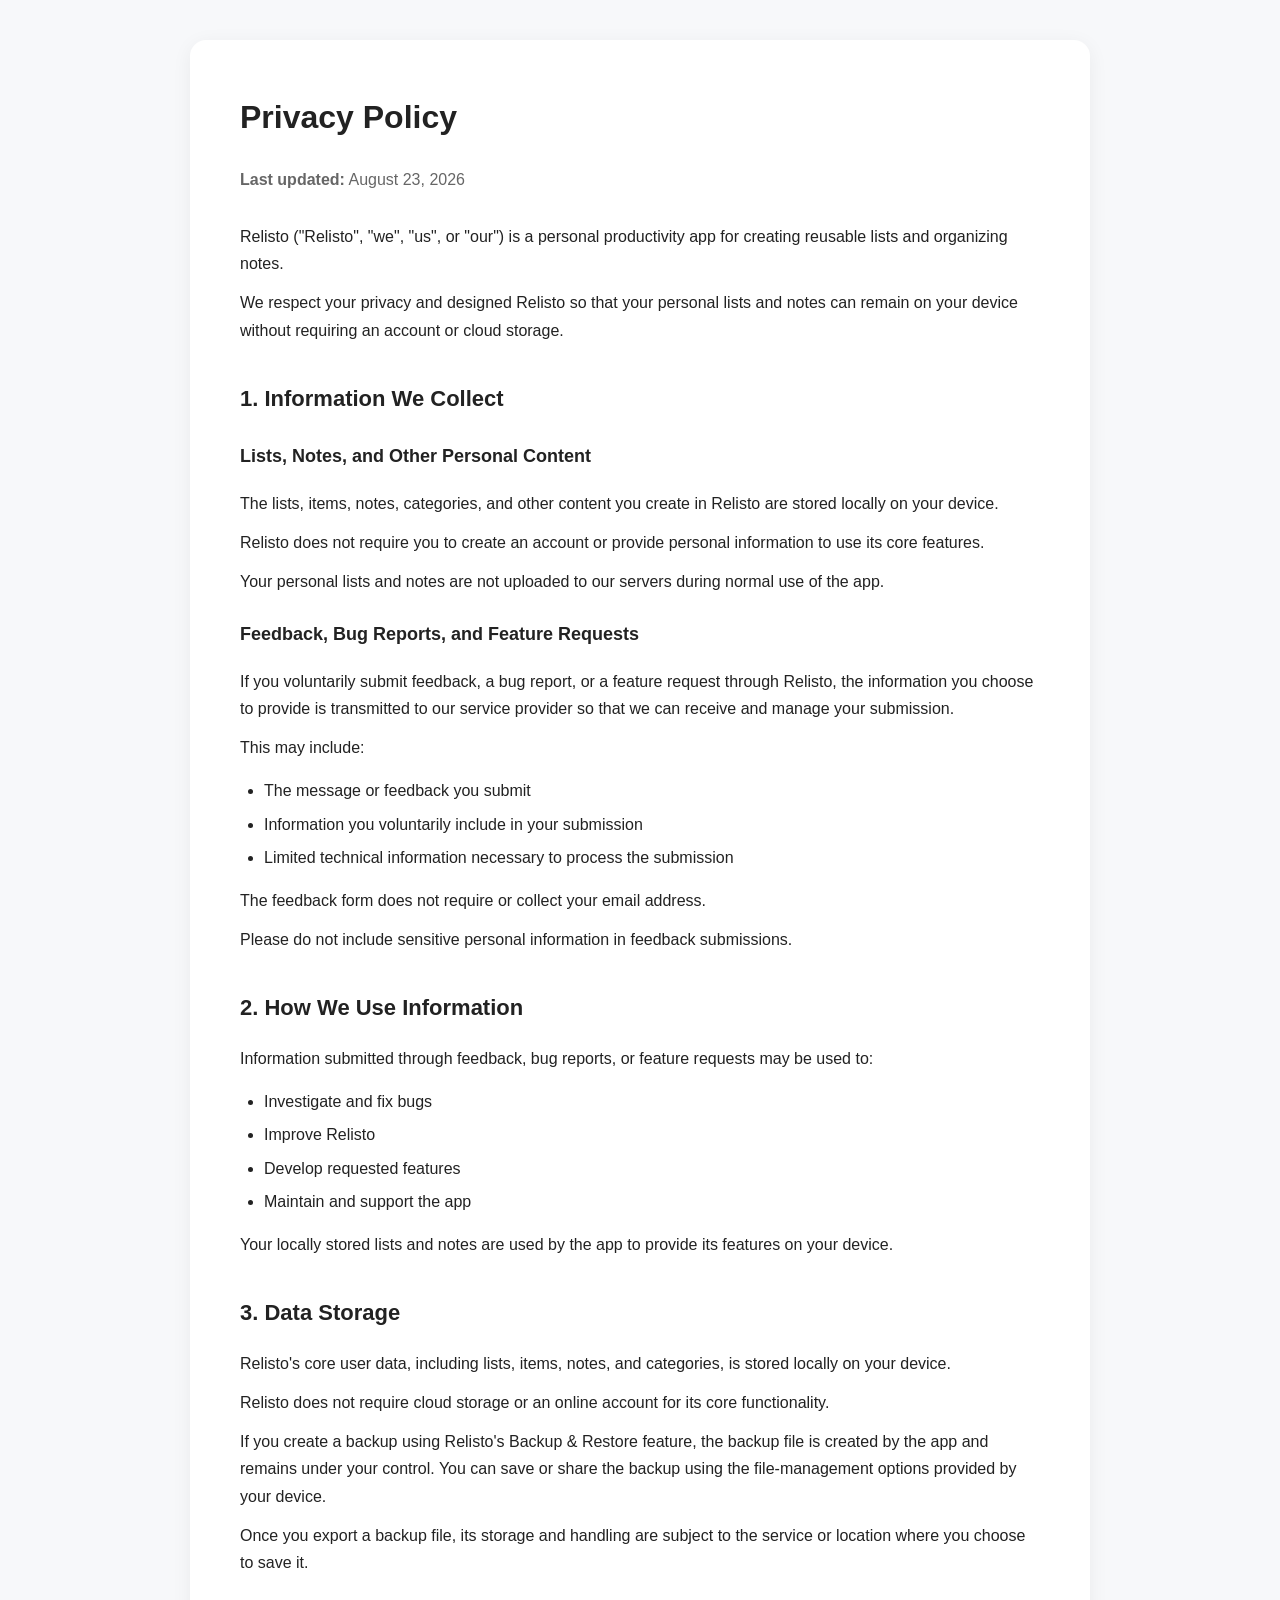
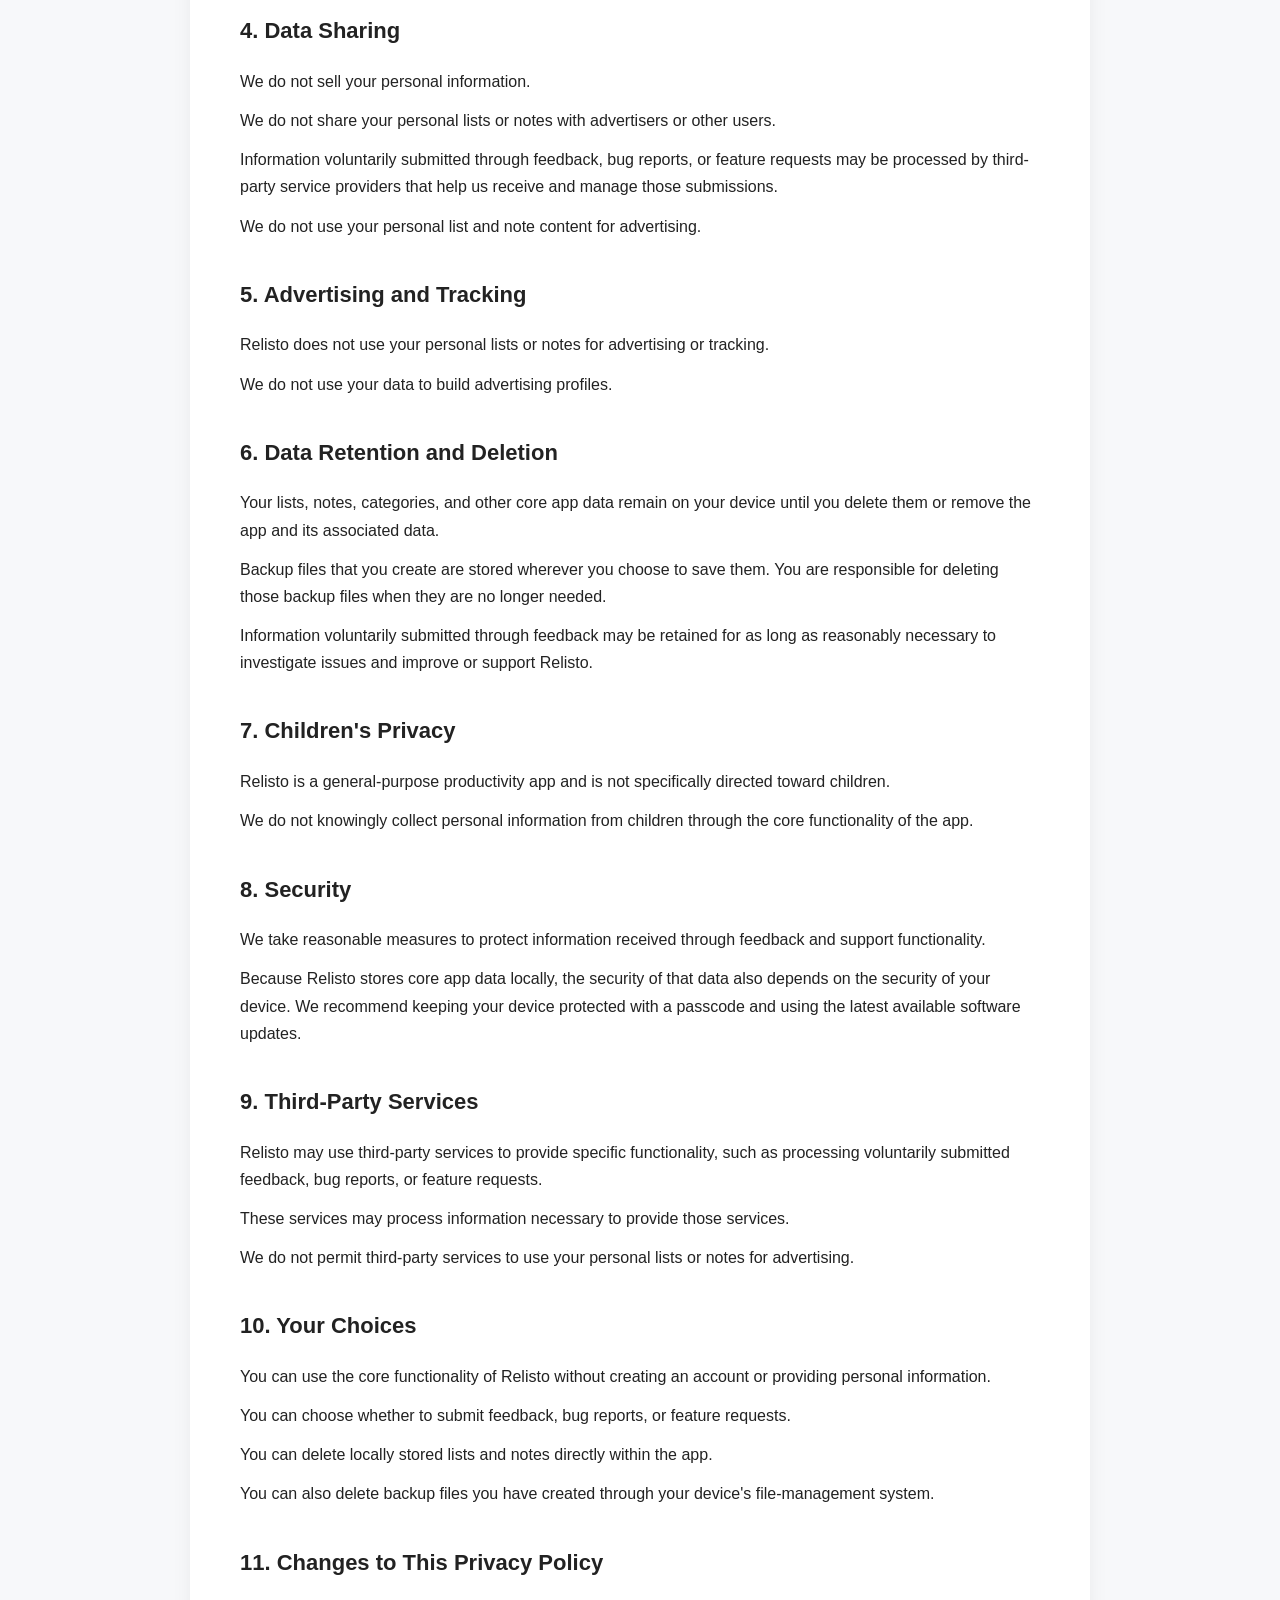
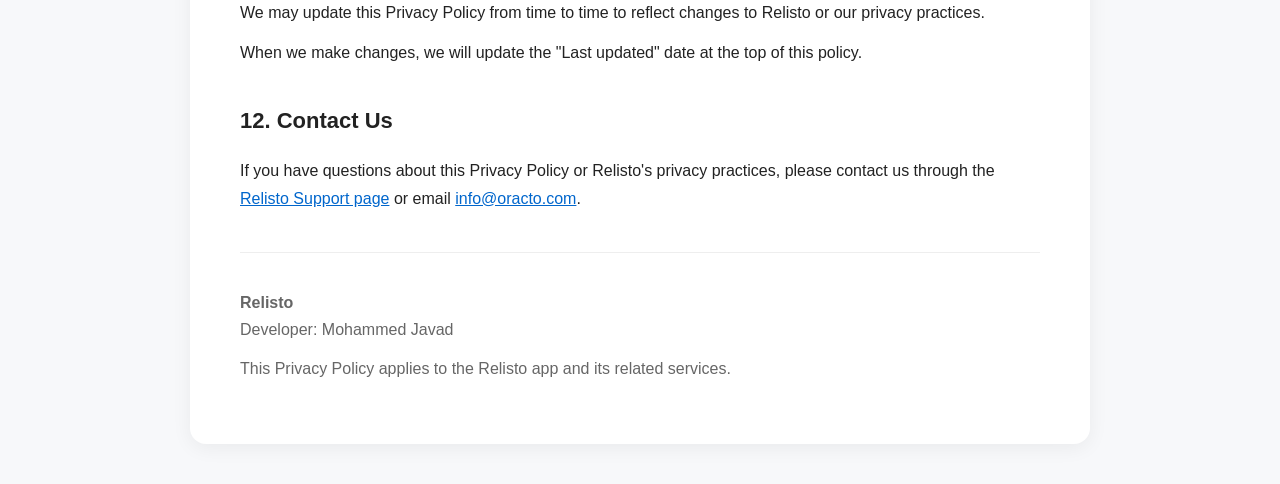
<file: relisto-privacy-policy.html>
<!DOCTYPE html>
<html lang="en">
<head>
    <meta charset="UTF-8">
    <meta name="viewport" content="width=device-width, initial-scale=1.0">
    <title>Relisto Privacy Policy</title>
    <meta name="description" content="Privacy Policy for Relisto.">
    <link rel="icon" type="image/png" sizes="32x32" href="./public/favicon-32x32.png">
    <link rel="shortcut icon" href="./public/favicon.ico">
    <link rel="apple-touch-icon" sizes="180x180" href="./public/apple-touch-icon.png">
    <style>
        body {
            font-family: -apple-system, BlinkMacSystemFont, "Segoe UI", Roboto, Arial, sans-serif;
            line-height: 1.7;
            color: #222;
            background: #f7f8fa;
            margin: 0;
            padding: 40px 20px;
        }

        .container {
            max-width: 800px;
            margin: 0 auto;
            background: #fff;
            padding: 50px;
            border-radius: 16px;
            box-shadow: 0 4px 20px rgba(0, 0, 0, 0.06);
        }

        h1 {
            margin-top: 0;
            font-size: 32px;
        }

        h2 {
            margin-top: 36px;
            font-size: 22px;
        }

        h3 {
            margin-top: 24px;
            font-size: 18px;
        }

        p {
            margin: 12px 0;
        }

        ul {
            padding-left: 24px;
        }

        li {
            margin: 6px 0;
        }

        .updated {
            color: #666;
            margin-bottom: 30px;
        }

        .footer {
            margin-top: 40px;
            padding-top: 24px;
            border-top: 1px solid #eee;
            color: #666;
        }

        @media (max-width: 600px) {
            body {
                padding: 20px 12px;
            }

            .container {
                padding: 28px 22px;
                border-radius: 12px;
            }

            h1 {
                font-size: 28px;
            }
        }
    </style>
</head>

<body>

<main class="container">

    <h1>Privacy Policy</h1>

    <p class="updated">
        <strong>Last updated:</strong> August 23, 2026
    </p>

    <p>
        Relisto ("Relisto", "we", "us", or "our") is a personal productivity
        app for creating reusable lists and organizing notes.
    </p>

    <p>
        We respect your privacy and designed Relisto so that your personal
        lists and notes can remain on your device without requiring an
        account or cloud storage.
    </p>

    <h2>1. Information We Collect</h2>

    <h3>Lists, Notes, and Other Personal Content</h3>

    <p>
        The lists, items, notes, categories, and other content you create
        in Relisto are stored locally on your device.
    </p>

    <p>
        Relisto does not require you to create an account or provide
        personal information to use its core features.
    </p>

    <p>
        Your personal lists and notes are not uploaded to our servers
        during normal use of the app.
    </p>

    <h3>Feedback, Bug Reports, and Feature Requests</h3>

    <p>
        If you voluntarily submit feedback, a bug report, or a feature
        request through Relisto, the information you choose to provide
        is transmitted to our service provider so that we can receive
        and manage your submission.
    </p>

    <p>This may include:</p>

    <ul>
        <li>The message or feedback you submit</li>
        <li>Information you voluntarily include in your submission</li>
        <li>Limited technical information necessary to process the submission</li>
    </ul>

    <p>
        The feedback form does not require or collect your email address.
    </p>

    <p>
        Please do not include sensitive personal information in feedback
        submissions.
    </p>

    <h2>2. How We Use Information</h2>

    <p>
        Information submitted through feedback, bug reports, or feature
        requests may be used to:
    </p>

    <ul>
        <li>Investigate and fix bugs</li>
        <li>Improve Relisto</li>
        <li>Develop requested features</li>
        <li>Maintain and support the app</li>
    </ul>

    <p>
        Your locally stored lists and notes are used by the app to provide
        its features on your device.
    </p>

    <h2>3. Data Storage</h2>

    <p>
        Relisto's core user data, including lists, items, notes, and
        categories, is stored locally on your device.
    </p>

    <p>
        Relisto does not require cloud storage or an online account for
        its core functionality.
    </p>

    <p>
        If you create a backup using Relisto's Backup &amp; Restore feature,
        the backup file is created by the app and remains under your control.
        You can save or share the backup using the file-management options
        provided by your device.
    </p>

    <p>
        Once you export a backup file, its storage and handling are subject
        to the service or location where you choose to save it.
    </p>

    <h2>4. Data Sharing</h2>

    <p>
        We do not sell your personal information.
    </p>

    <p>
        We do not share your personal lists or notes with advertisers or
        other users.
    </p>

    <p>
        Information voluntarily submitted through feedback, bug reports,
        or feature requests may be processed by third-party service
        providers that help us receive and manage those submissions.
    </p>

    <p>
        We do not use your personal list and note content for advertising.
    </p>

    <h2>5. Advertising and Tracking</h2>

    <p>
        Relisto does not use your personal lists or notes for advertising
        or tracking.
    </p>

    <p>
        We do not use your data to build advertising profiles.
    </p>

    <h2>6. Data Retention and Deletion</h2>

    <p>
        Your lists, notes, categories, and other core app data remain on
        your device until you delete them or remove the app and its
        associated data.
    </p>

    <p>
        Backup files that you create are stored wherever you choose to
        save them. You are responsible for deleting those backup files
        when they are no longer needed.
    </p>

    <p>
        Information voluntarily submitted through feedback may be retained
        for as long as reasonably necessary to investigate issues and
        improve or support Relisto.
    </p>

    <h2>7. Children's Privacy</h2>

    <p>
        Relisto is a general-purpose productivity app and is not specifically
        directed toward children.
    </p>

    <p>
        We do not knowingly collect personal information from children
        through the core functionality of the app.
    </p>

    <h2>8. Security</h2>

    <p>
        We take reasonable measures to protect information received through
        feedback and support functionality.
    </p>

    <p>
        Because Relisto stores core app data locally, the security of that
        data also depends on the security of your device. We recommend
        keeping your device protected with a passcode and using the latest
        available software updates.
    </p>

    <h2>9. Third-Party Services</h2>

    <p>
        Relisto may use third-party services to provide specific functionality,
        such as processing voluntarily submitted feedback, bug reports, or
        feature requests.
    </p>

    <p>
        These services may process information necessary to provide those
        services.
    </p>

    <p>
        We do not permit third-party services to use your personal lists
        or notes for advertising.
    </p>

    <h2>10. Your Choices</h2>

    <p>
        You can use the core functionality of Relisto without creating an
        account or providing personal information.
    </p>

    <p>
        You can choose whether to submit feedback, bug reports, or feature
        requests.
    </p>

    <p>
        You can delete locally stored lists and notes directly within the app.
    </p>

    <p>
        You can also delete backup files you have created through your
        device's file-management system.
    </p>

    <h2>11. Changes to This Privacy Policy</h2>

    <p>
        We may update this Privacy Policy from time to time to reflect
        changes to Relisto or our privacy practices.
    </p>

    <p>
        When we make changes, we will update the "Last updated" date at
        the top of this policy.
    </p>

    <h2>12. Contact Us</h2>

    <p>
        If you have questions about this Privacy Policy or Relisto's
        privacy practices, please contact us through the <a href="https://oracto.com/relisto-support.html" style="color: #0066cc;">Relisto Support page</a> or email <a href="mailto:info@oracto.com" style="color: #0066cc;">info@oracto.com</a>.
    </p>

    <div class="footer">
        <p>
            <strong>Relisto</strong><br>
            Developer: Mohammed Javad
        </p>

        <p>
            This Privacy Policy applies to the Relisto app and its related services.
        </p>
    </div>

</main>

</body>
</html>
</file>
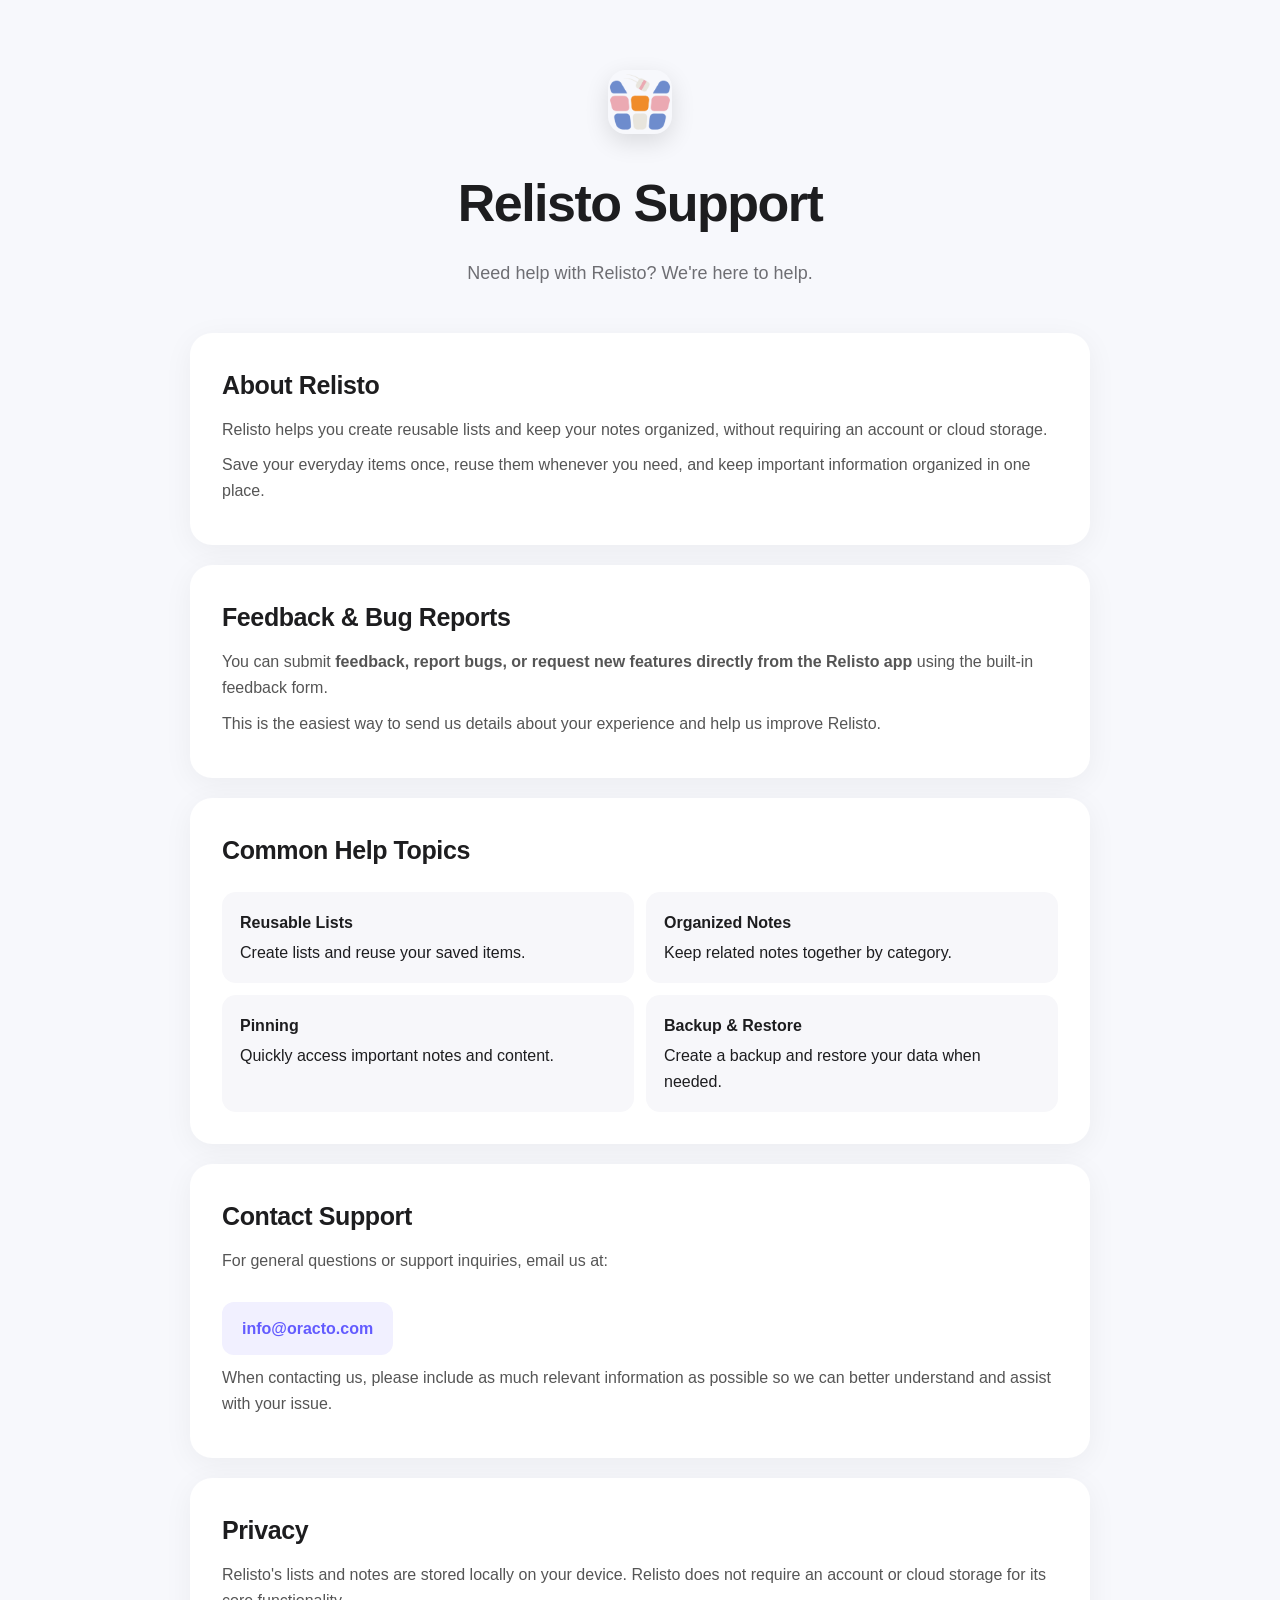
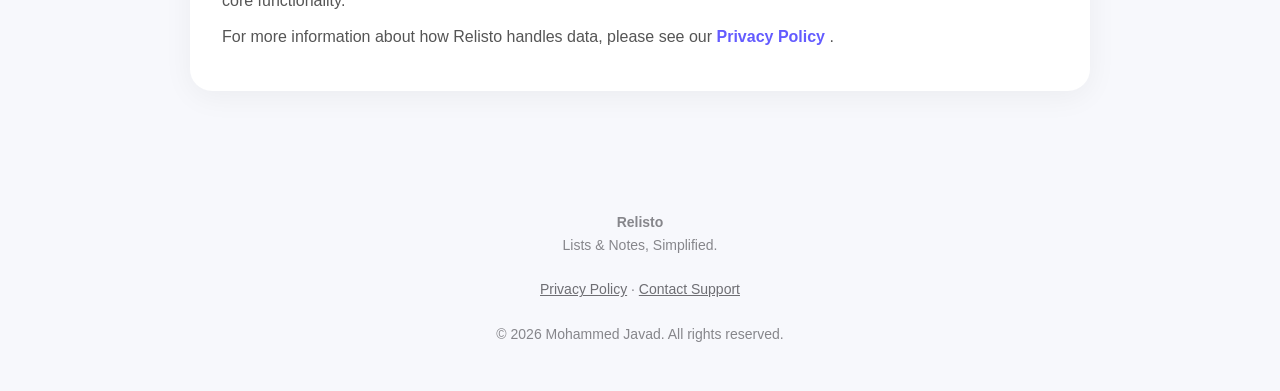
<file: relisto-support.html>
<!DOCTYPE html>
<html lang="en">
<head>
    <meta charset="UTF-8">
    <meta name="viewport" content="width=device-width, initial-scale=1.0">

    <title>Relisto Support</title>
    <meta name="description" content="Get help with Relisto, including support, feedback, bug reports, and feature requests.">
    <link rel="icon" type="image/png" sizes="32x32" href="./public/favicon-32x32.png">
    <link rel="shortcut icon" href="./public/favicon.ico">
    <link rel="apple-touch-icon" sizes="180x180" href="./public/apple-touch-icon.png">

    <style>
        * {
            box-sizing: border-box;
        }

        body {
            margin: 0;
            font-family: -apple-system, BlinkMacSystemFont, "SF Pro Display",
            "SF Pro Text", "Segoe UI", Roboto, Helvetica, Arial, sans-serif;
            color: #1d1d1f;
            background: #f7f8fc;
            line-height: 1.6;
        }

        .container {
            width: min(900px, calc(100% - 32px));
            margin: 0 auto;
        }

        header {
            padding: 70px 0 45px;
            text-align: center;
        }

        .logo {
            display: inline-flex;
            align-items: center;
            justify-content: center;
            width: 64px;
            height: 64px;
            margin-bottom: 20px;
            border-radius: 18px;
            background: linear-gradient(135deg, #7c83ff, #9d8cff);
            color: white;
            font-size: 28px;
            font-weight: 700;
            box-shadow: 0 10px 30px rgba(100, 100, 200, 0.18);
        }

        h1 {
            margin: 0;
            font-size: clamp(36px, 6vw, 52px);
            letter-spacing: -1.5px;
        }

        .subtitle {
            max-width: 600px;
            margin: 14px auto 0;
            color: #6e6e73;
            font-size: 18px;
        }

        main {
            padding-bottom: 70px;
        }

        .card {
            background: white;
            border-radius: 22px;
            padding: 32px;
            margin-bottom: 20px;
            box-shadow: 0 6px 30px rgba(0, 0, 0, 0.05);
        }

        h2 {
            margin: 0 0 12px;
            font-size: 25px;
            letter-spacing: -0.4px;
        }

        p {
            margin: 10px 0;
            color: #555;
        }

        .features {
            display: grid;
            grid-template-columns: repeat(2, 1fr);
            gap: 12px;
            margin-top: 22px;
        }

        .feature {
            padding: 18px;
            background: #f7f7fa;
            border-radius: 14px;
        }

        .feature strong {
            display: block;
            margin-bottom: 4px;
            color: #1d1d1f;
        }

        .email-box {
            display: inline-block;
            margin-top: 18px;
            padding: 14px 20px;
            border-radius: 12px;
            background: #f1f0ff;
        }

        .email-box a {
            color: #635bff;
            font-weight: 600;
            text-decoration: none;
        }

        .email-box a:hover {
            text-decoration: underline;
        }

        .privacy-link {
            color: #635bff;
            text-decoration: none;
            font-weight: 600;
        }

        .privacy-link:hover {
            text-decoration: underline;
        }

        footer {
            padding: 30px 0 45px;
            text-align: center;
            color: #86868b;
            font-size: 14px;
        }

        @media (max-width: 600px) {
            header {
                padding: 50px 0 35px;
            }

            .card {
                padding: 24px;
                border-radius: 18px;
            }

            .features {
                grid-template-columns: 1fr;
            }

            .subtitle {
                font-size: 16px;
            }
        }
    </style>
</head>

<body>

<header>
    <div class="container">
        <img src="./assets/app-icon.png" alt="Relisto Logo" width="64" height="64" style="border-radius: 18px; box-shadow: 0 8px 24px rgba(0,0,0,0.12); margin-bottom: 20px; object-fit: contain;" />

        <h1>Relisto Support</h1>

        <p class="subtitle">
            Need help with Relisto? We're here to help.
        </p>
    </div>
</header>

<main>
    <div class="container">

        <section class="card">
            <h2>About Relisto</h2>

            <p>
                Relisto helps you create reusable lists and keep your notes
                organized, without requiring an account or cloud storage.
            </p>

            <p>
                Save your everyday items once, reuse them whenever you need,
                and keep important information organized in one place.
            </p>
        </section>

        <section class="card">
            <h2>Feedback &amp; Bug Reports</h2>

            <p>
                You can submit <strong>feedback, report bugs, or request new
                features directly from the Relisto app</strong> using the
                built-in feedback form.
            </p>

            <p>
                This is the easiest way to send us details about your
                experience and help us improve Relisto.
            </p>
        </section>

        <section class="card">
            <h2>Common Help Topics</h2>

            <div class="features">
                <div class="feature">
                    <strong>Reusable Lists</strong>
                    Create lists and reuse your saved items.
                </div>

                <div class="feature">
                    <strong>Organized Notes</strong>
                    Keep related notes together by category.
                </div>

                <div class="feature">
                    <strong>Pinning</strong>
                    Quickly access important notes and content.
                </div>

                <div class="feature">
                    <strong>Backup &amp; Restore</strong>
                    Create a backup and restore your data when needed.
                </div>
            </div>
        </section>

        <section class="card">
            <h2>Contact Support</h2>

            <p>
                For general questions or support inquiries, email us at:
            </p>

            <div class="email-box">
                <a href="mailto:info@oracto.com">
                    info@oracto.com
                </a>
            </div>

            <p>
                When contacting us, please include as much relevant information
                as possible so we can better understand and assist with your issue.
            </p>
        </section>

        <section class="card">
            <h2>Privacy</h2>

            <p>
                Relisto's lists and notes are stored locally on your device.
                Relisto does not require an account or cloud storage for its
                core functionality.
            </p>

            <p>
                For more information about how Relisto handles data, please
                see our
                <a class="privacy-link" href="https://oracto.com/relisto-privacy-policy.html" target="_blank" rel="noopener">
                    Privacy Policy
                </a>.
            </p>
        </section>

    </div>
</main>

<footer>
    <div class="container">
        <strong>Relisto</strong><br>
        Lists &amp; Notes, Simplified.<br><br>
        <a href="https://oracto.com/relisto-privacy-policy.html" target="_blank" rel="noopener" style="color: #6e6e73; text-decoration: underline;">Privacy Policy</a> · <a href="mailto:info@oracto.com" style="color: #6e6e73; text-decoration: underline;">Contact Support</a><br><br>
        © 2026 Mohammed Javad. All rights reserved.
    </div>
</footer>

</body>
</html>
</file>
